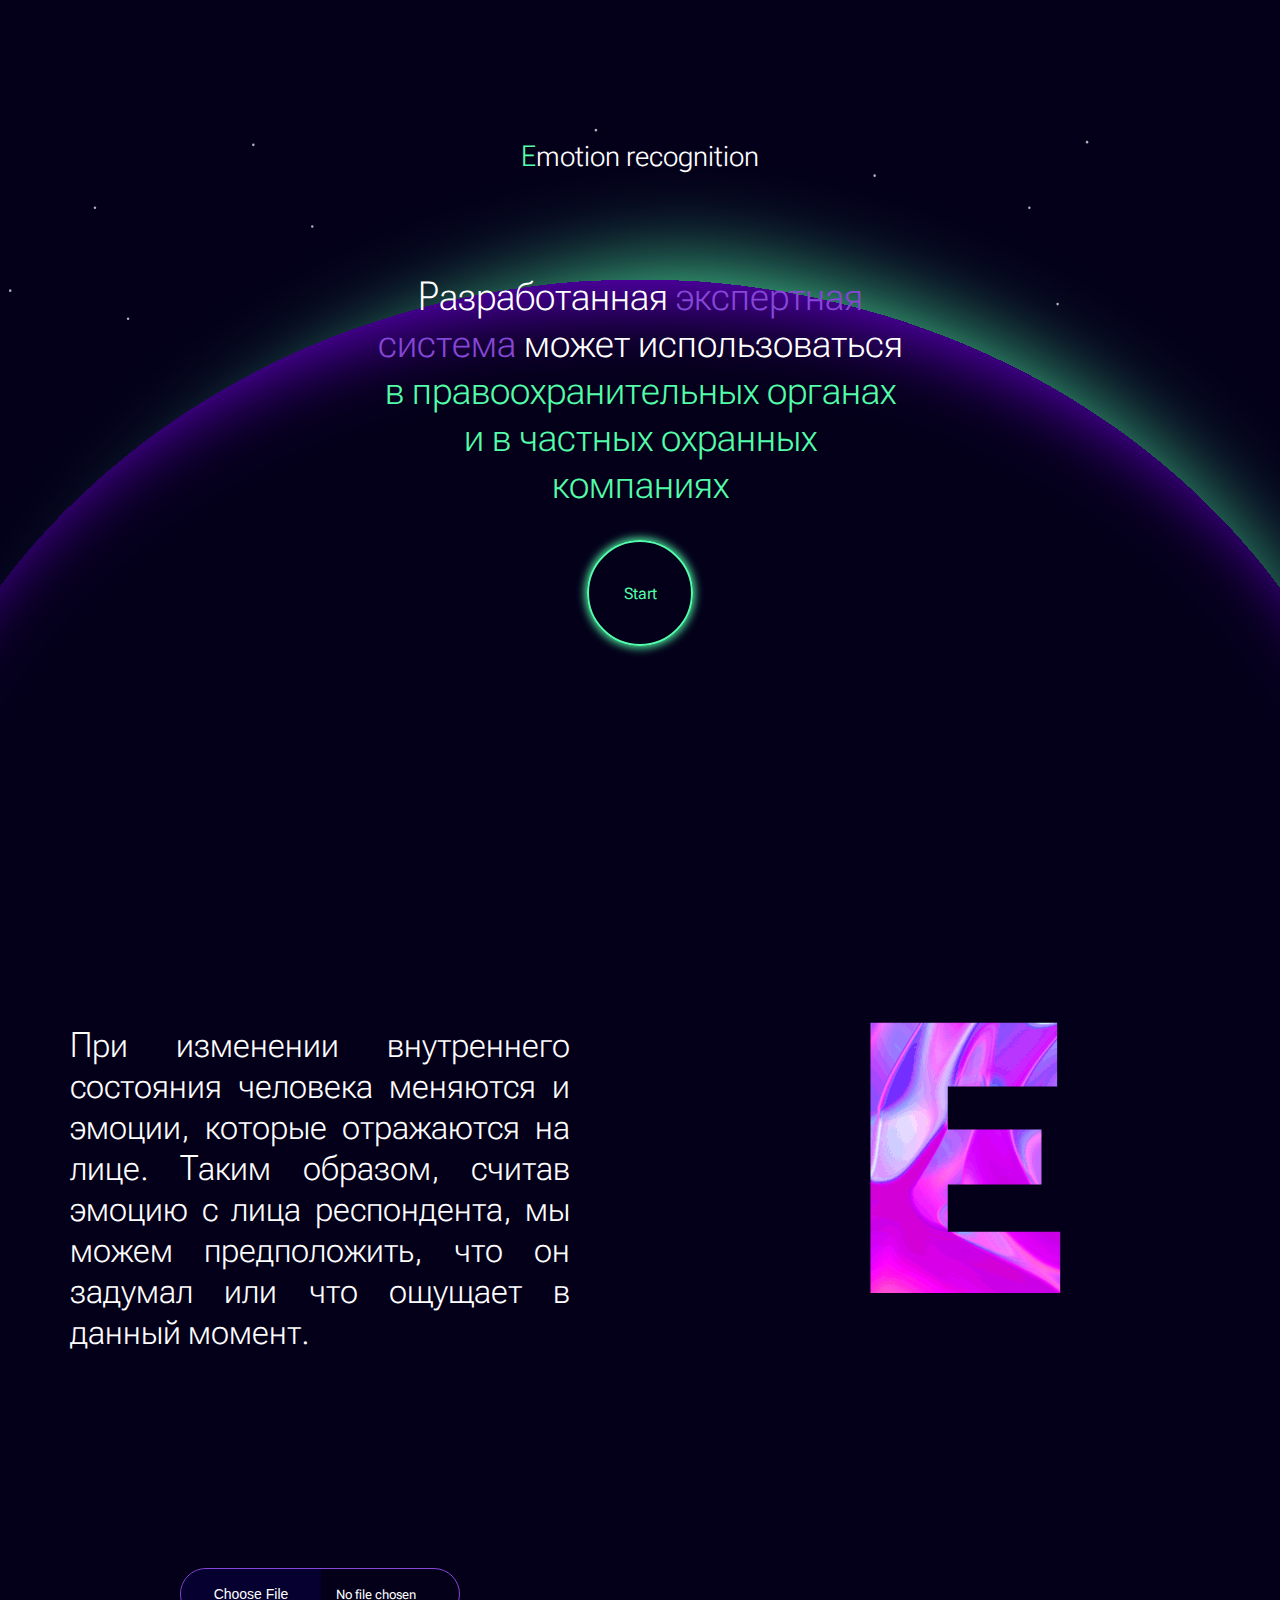
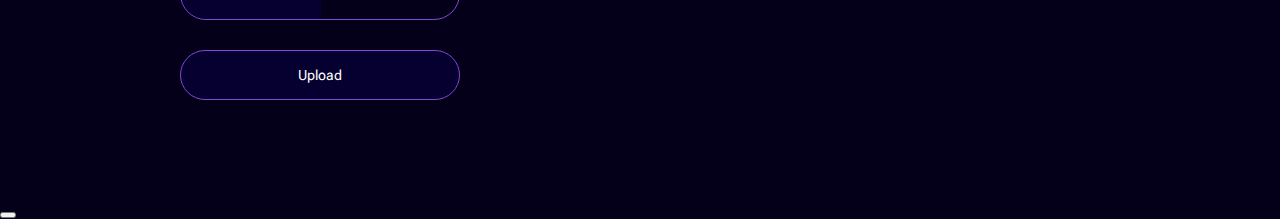
<file: face_recog/templates/index.html>
<!DOCTYPE html>
<html lang="en">
<head>
    <meta charset="UTF-8">
    <title>FlaskBlog</title>
    <link href="https://fonts.googleapis.com/css2?family=Roboto+Flex:opsz,wght@8..144,100;8..144,200;8..144,300;8..144,400;8..144,500;8..144,600;8..144,900&display=swap" rel="stylesheet">
    <link rel="stylesheet" type="text/css" href="../static/style.css">
</head>
<body>
    <div class="header">
        <h1><span>E</span>motion recognition</h1>
        <p>Разработанная <span class="pink">экспертная система</span> может использоваться <span class="green">в правоохранительных органах и в частных охранных компаниях</span></p>
        <a href="#block-for-image">Start</a>
    </div>
  
    <div id="block-for-image">
            <div class="forma">
                <div class="text">При изменении внутреннего состояния человека меняются и эмоции, которые отражаются на лице. Таким образом, считав эмоцию с лица респондента, мы можем предположить, что он задумал или что ощущает в данный момент.</div>
                <div class="block"><form method=post enctype=multipart/form-data>
                    <input type=file name=file>
                    <input type=submit value=Upload>
                  </form></div>
            </div>
            <div class="image">E</div>
    </div>
    <div class="button-class">
        <button class="start"></button>
    </div>
</body>
</html>
</file>
<file: face_recog/static/style.css>
*{
	box-sizing: border-box;
	font-family: 'Roboto Flex', sans-serif;
}
html {
	scroll-behavior: smooth;
	overflow-x: hidden;
  }
body{
	background: #04001A;
	margin: 0;
}
.header{
	padding-top: 120px;
	display: block;
	text-align: center;
	width: 100%;
    height: 100vh;
    background: url(bg_main.svg) no-repeat center;
    flex-direction: column;
    justify-content: space-between;
}
h1 {
  color: #fff;
  font-weight: 300;
  font-size: 29px;
}
h1 span{
	color: #53FDA9;
}
.header p {
    font-weight: 300;
    font-size: 40px;
    color: #fff;
    width: 532px;
    margin: 100px auto 32px;
}
.header .pink{
	color: #8547D6;
}
.header .green{
	color: #53FDA9;
}
.header a{
    margin: 0 auto;
    display: flex;
    width: 106px;
    height: 106px;
    border: 2px solid #53FDA9;
    box-shadow: 0px 0px 9px 2px rgb(83 253 169 / 92%);
    border-radius: 100%;
    align-items: center;
    justify-content: center;
	text-decoration: none;
	color: #53FDA9;
	transition: 1s;
}
.header a:hover{
	color: #8953FD;
	border: 2px solid #8953FD;
    box-shadow: 0px 0px 9px 2px rgba(137, 83, 253, 0.92);
	cursor: pointer;
}
#block-for-image{
	padding-top: 40px;
	display: flex;
	text-align: center;
	width: 100%;
    height: 100vh;
	flex-direction: row;
	justify-content: space-between;
}
#block-for-image .text{
	color: #fff;
	font-weight: 300;
	font-size: 35px;
	width: 500px;
	margin: 0px auto 30px;
  text-align: justify;
}
#block-for-image .image{
	 color: rgba(255, 255, 255, 0); 
  background: url('3xBO.gif');
   background-clip: text;
  -webkit-background-clip: text; 
  font-size: 380px;
  font-weight: 800; 
  margin: 0 auto;

}
.forma{
	display: flex;
	justify-content: space-around;
	flex-direction: column;
	width: 50%;
 
}
form{
  display: flex;
  flex-direction: column;
  align-content: space-between;
}
input[type=file]{
  margin: 15px auto;
  border: #8547D6 1px solid;
  border-radius: 29px;
  color:#fff;
  width: 280px;
}
input[type=file]::file-selector-button{
	background: #0a00448b;
  margin-right: 15px;
	border: none;
	width: 140px;
	height: 50px;
	color: #fff;
	font-size: 14px;
	font-weight: 400;
	transition: 1s;
}
input[type=file]::file-selector-button:hover{
	cursor: pointer;
	background: #8547D6;
}
input[type=submit]{
  margin: 15px auto;
	background: #0a00448b;
	border: #8547D6 1px solid;
	border-radius: 100px;
	width: 280px;
	height: 50px;
	color: #fff;
	font-size: 14px;
	font-weight: 400;
	transition: 1s;
}
input[type=submit]:hover{
	cursor: pointer;
	background: #8547D6;

}


.result{
  height: 100vh;
  padding: 50px 30px;
  display: flex;
  justify-content: center;
  background: linear-gradient(106.26deg, rgba(106, 0, 213, 0.98) 1.3%, rgba(41, 1, 97, 0.94) 61.66%);
  box-shadow: 0px 4px 4px rgba(0, 0, 0, 0.25);
 
}
.result-wrap{
  display: flex;
  justify-content: space-between;
    height: 420px;
  width: 70%;
  border: #2f354c 1px solid;
  padding: 0 15px 0 0;
  background: #1318303d

}
.result-img{
  position: relative;
    width: 350px;
    height: 100%;
    border-radius: 13px;
}


.result-img img{
  width: 100%;
    height: 100%;
    opacity: 0.8;
}
.recognized-emotions {
  position: relative;
  height: 340px;
  width: 500px;
  border-radius: 13px;
}
.container{
  display: flex;
  flex-direction: row;
  justify-content: space-around;
  margin-top: 50px;
}
.tick-wrap{
  position: relative;
  border: #8547D6 1px solid;
  border-radius: 7px;
  height: 50px;
  background-color: #0a00448b;
  width: 150px;
  color: #fff;
  line-height: 0;
  font-size: 22px;
  font-weight: 400;
}
.tick{
  position: absolute;
  top: -1px;
  left: -1px;
  height: 50px;
  background-color: #8953FD;
  border-radius:7px 0 0 7px;
}
.tick p{
  margin: 20px;
}
 .angry .tick{
  background-color: #bc7afe95;
}

.disgust .tick{
  background-color: #53fda880;
}
.fear .tick{
  background-color: #53fda880;
}
.happy .tick{
  background-color: #fd53d59d;
}
.sad .tick{
  background-color: #bc7afe95;
}
.surprise .tick{
  background-color: #fd53d59d;
}
.neutral .tick{
  background-color: #bc7afe95;
}
</file>
